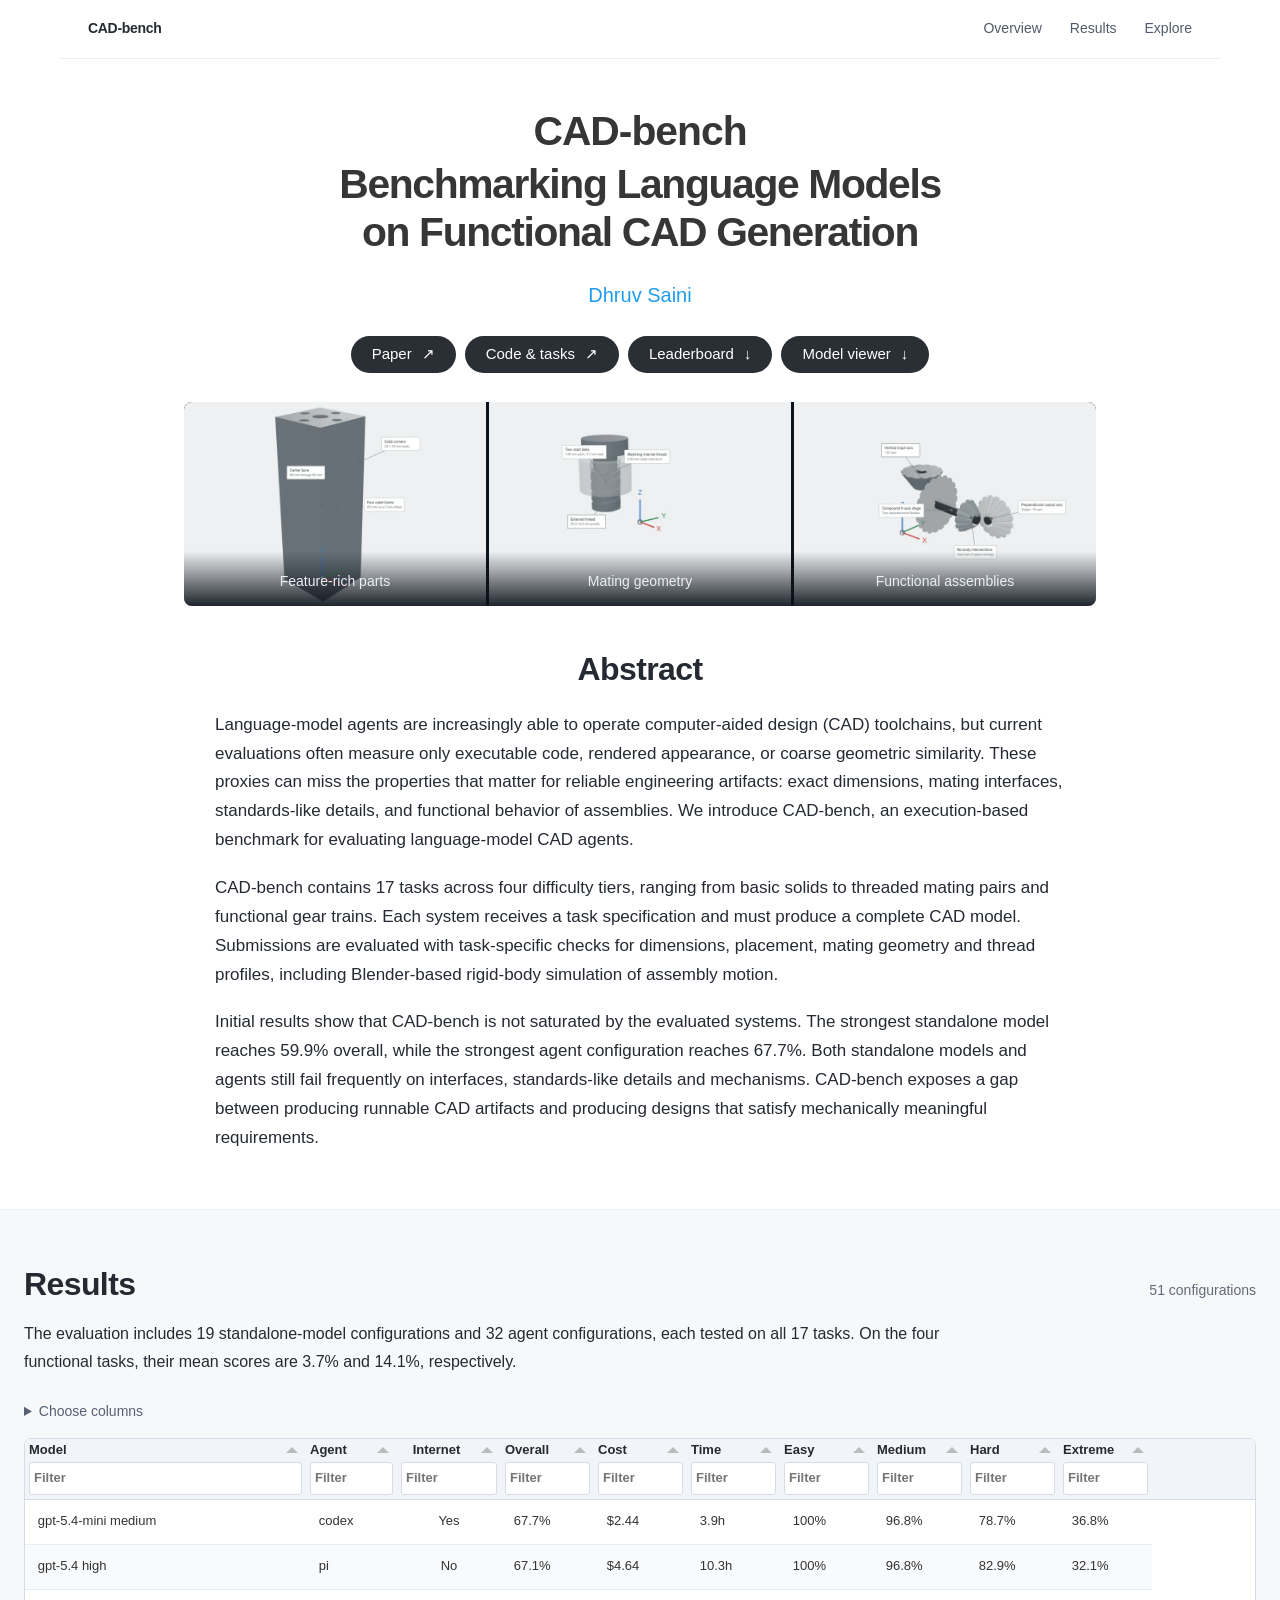
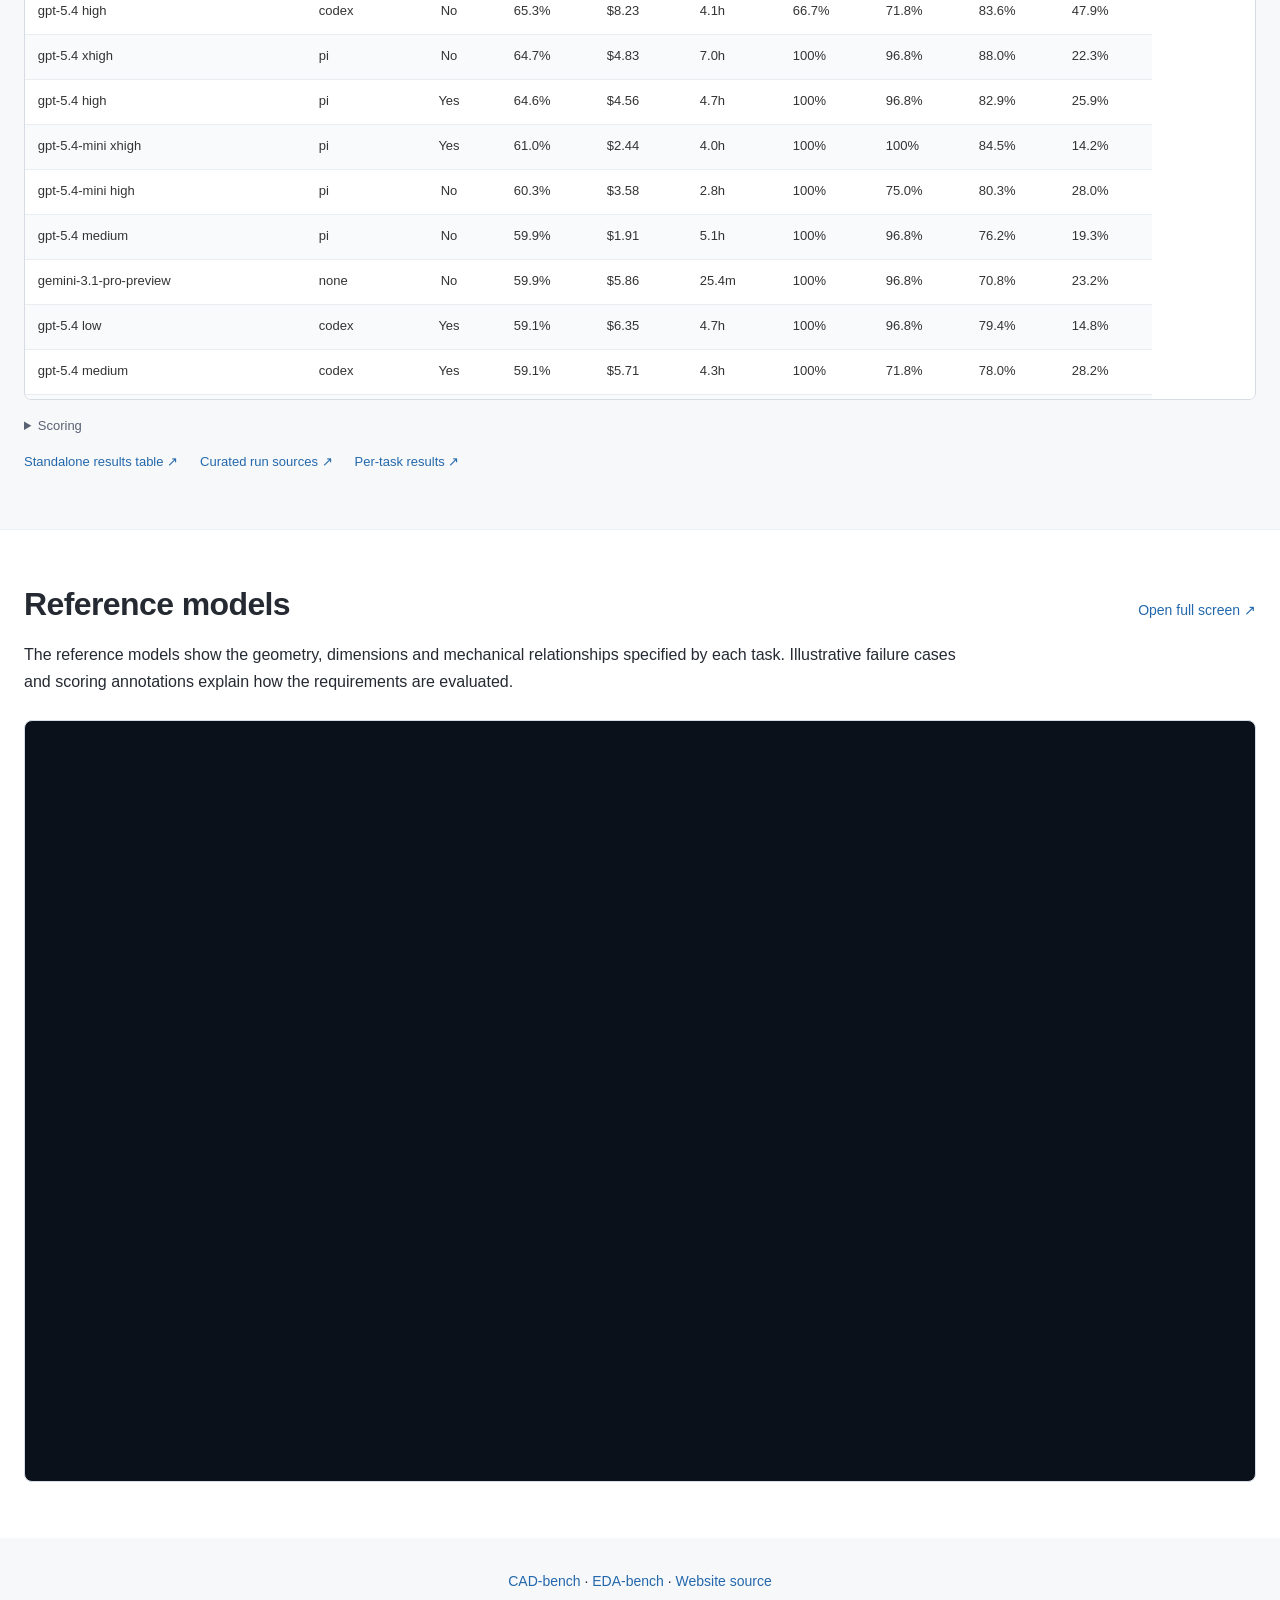
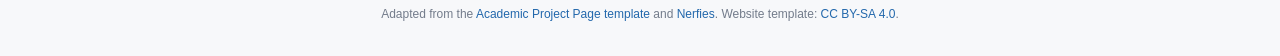
<file: index.html>
<!DOCTYPE html>
<html lang="en">
<head>
<meta charset="utf-8">
<meta name="viewport" content="width=device-width, initial-scale=1">
<title>CAD-bench: Benchmarking Language Models on Functional CAD Generation</title>
<meta name="description" content="CAD-bench is an execution-based benchmark for language-model CAD agents, with 17 tasks covering mechanical parts, threaded mating pairs and functional gear assemblies.">
<meta property="og:title" content="CAD-bench: Functional CAD Generation">
<meta property="og:description" content="CAD-bench is an execution-based benchmark for language-model CAD agents, with 17 tasks covering mechanical parts, threaded mating pairs and functional gear assemblies.">
<meta property="og:image" content="https://cad-bench.github.io/assets/gearbox.webp">
<meta property="og:url" content="https://cad-bench.github.io/">
<meta name="color-scheme" content="light">
<link rel="canonical" href="https://cad-bench.github.io/">
<link rel="icon" href="assets/favicon.svg" type="image/svg+xml">
<link rel="stylesheet" href="assets/bulma.min.css">
<link rel="stylesheet" href="assets/template.css">
<link rel="stylesheet" href="assets/tabulator.min.css">
<link rel="stylesheet" href="assets/leaderboard.css">
<link rel="stylesheet" href="assets/site.css">
<script src="assets/tabulator.min.js" defer></script>
<script src="assets/site.js" defer></script>
</head>
<body>
<a class="skip-link" href="#overview">Skip to content</a>
<nav class="site-nav" aria-label="Page navigation"><a class="wordmark" href="#">CAD-bench</a><div><a href="#overview">Overview</a><a href="#results">Results</a><a href="#visualizations">Explore</a></div></nav>
<main>
<section class="hero"><div class="hero-body"><div class="container is-max-desktop has-text-centered">
<h1 class="title is-1 publication-title"><span class="project-name">CAD-bench</span><br>Benchmarking Language Models<br class="desktop-break"> on Functional CAD Generation</h1>
<div class="is-size-5 publication-authors"><a href="https://github.com/dhruv9saini">Dhruv Saini</a></div>

<div class="publication-links">
<a class="button is-dark is-rounded" href="https://github.com/CAD-bench/cad-bench/blob/main/paper/main.pdf">Paper <span aria-hidden="true">↗</span></a>
<a class="button is-dark is-rounded" href="https://github.com/CAD-bench/cad-bench">Code &amp; tasks <span aria-hidden="true">↗</span></a>
<a class="button is-dark is-rounded" href="#results">Leaderboard <span aria-hidden="true">↓</span></a>
<a class="button is-dark is-rounded" href="#visualizations">Model viewer <span aria-hidden="true">↓</span></a>
</div>
</div></div></section>
<section class="teaser container is-max-desktop" aria-label="Examples from the benchmark">
<div class="model-strip">
<a href="#visualizations"><figure><img src="assets/extrusion.webp" alt="Reference model of an aluminum extrusion with a labelled central bore" width="702" height="496"><figcaption>Feature-rich parts</figcaption></figure></a>
<a href="#visualizations"><figure><img src="assets/threaded-pair.webp" alt="Reference models of a nonstandard threaded bolt and matching nut" width="702" height="496"><figcaption>Mating geometry</figcaption></figure></a>
<a href="#visualizations"><figure><img src="assets/gearbox.webp" alt="Reference model of a right-angle gear assembly" width="702" height="496"><figcaption>Functional assemblies</figcaption></figure></a>
</div>
</section>
<section id="overview" class="section overview"><div class="container is-max-desktop"><h2 class="title is-3 has-text-centered">Abstract</h2><div class="content prose"><p>Language-model agents are increasingly able to operate computer-aided design (CAD) toolchains, but current evaluations often measure only executable code, rendered appearance, or coarse geometric similarity. These proxies can miss the properties that matter for reliable engineering artifacts: exact dimensions, mating interfaces, standards-like details, and functional behavior of assemblies. We introduce CAD-bench, an execution-based benchmark for evaluating language-model CAD agents.</p><p>CAD-bench contains 17 tasks across four difficulty tiers, ranging from basic solids to threaded mating pairs and functional gear trains. Each system receives a task specification and must produce a complete CAD model. Submissions are evaluated with task-specific checks for dimensions, placement, mating geometry and thread profiles, including Blender-based rigid-body simulation of assembly motion.</p><p>Initial results show that CAD-bench is not saturated by the evaluated systems. The strongest standalone model reaches 59.9% overall, while the strongest agent configuration reaches 67.7%. Both standalone models and agents still fail frequently on interfaces, standards-like details and mechanisms. CAD-bench exposes a gap between producing runnable CAD artifacts and producing designs that satisfy mechanically meaningful requirements.</p></div></div></section>
<section id="results" class="section results-section"><div class="container results-container"><div class="section-heading"><h2 class="title is-3">Results</h2><span id="run-count" class="run-count"></span></div><p class="section-intro">The evaluation includes 19 standalone-model configurations and 32 agent configurations, each tested on all 17 tasks. On the four functional tasks, their mean scores are 3.7% and 14.1%, respectively.</p>
<div class="leaderboard"><details class="column-options"><summary>Choose columns</summary><div class="controls" id="controls">
      <div class="toggle-list">
        <label class="toggle"><input type="checkbox" data-column-toggle="company">Company</label>
        <label class="toggle"><input type="checkbox" data-column-toggle="model">Model</label>
        <label class="toggle"><input type="checkbox" data-column-toggle="agent">Agent</label>
        <label class="toggle"><input type="checkbox" data-column-toggle="web_access">Internet</label>
        <label class="toggle"><input type="checkbox" data-column-toggle="overall">Overall</label>
        <label class="toggle"><input type="checkbox" data-column-toggle="estimated_cost_usd">Cost</label>
        <label class="toggle"><input type="checkbox" data-column-toggle="elapsed_s">Time</label>
        <label class="toggle"><input type="checkbox" data-column-toggle="total_tokens">Tokens</label>
        <label class="toggle"><input type="checkbox" data-column-toggle="easy">Easy</label>
        <label class="toggle"><input type="checkbox" data-column-toggle="medium">Medium</label>
        <label class="toggle"><input type="checkbox" data-column-toggle="hard">Hard</label>
        <label class="toggle"><input type="checkbox" data-column-toggle="insane">Extreme</label>
      </div>
    </div></details><div class="table-shell"><div id="harness-table" aria-label="CAD-bench model and agent leaderboard"></div></div></div>
<div id="results-error" class="load-error" hidden>Results could not be loaded. <a href="results/">Open the results table.</a></div>
<details class="scoring-details"><summary>Scoring</summary><p>The overall score is the weighted average of the average scores for the Easy, Medium, Hard and Extreme levels, with respective weights 1, 2, 3 and 4. The Extreme level consists of the four functional tasks. Scores measure average credit, not the percentage of fully correct designs.</p></details>
<div class="section-links"><a href="results/">Standalone results table ↗</a><a href="https://github.com/CAD-bench/cad-bench.github.io/blob/main/approved_runs.json">Curated run sources ↗</a><a href="https://github.com/CAD-bench/cad-bench/blob/main/metadata/cad-bench-task-aggregates.json">Per-task results ↗</a></div>
</div></section>
<section id="visualizations" class="section viewer-section"><div class="container viewer-container"><div class="section-heading"><h2 class="title is-3">Reference models</h2><a href="https://cad-bench.pages.dev/" target="_blank" rel="noopener">Open full screen ↗</a></div><p class="section-intro">The reference models show the geometry, dimensions and mechanical relationships specified by each task. Illustrative failure cases and scoring annotations explain how the requirements are evaluated.</p>
<div class="viewer-frame"><iframe id="model-viewer" src="https://cad-bench.pages.dev/" title="Interactive CAD-bench reference models and common built failures" loading="lazy" allow="fullscreen" allowfullscreen></iframe></div>
</div></section>
</main>
<footer class="footer"><div class="container is-max-desktop"><p><a href="https://github.com/CAD-bench/cad-bench">CAD-bench</a> · <a href="https://eda-bench.github.io/">EDA-bench</a> · <a href="https://github.com/CAD-bench/cad-bench.github.io">Website source</a></p><p class="template-credit">Adapted from the <a href="https://github.com/eliahuhorwitz/Academic-project-page-template">Academic Project Page template</a> and <a href="https://nerfies.github.io/">Nerfies</a>. Website template: <a href="https://creativecommons.org/licenses/by-sa/4.0/">CC BY-SA 4.0</a>.</p></div></footer>
<script type="module">try { await import('./assets/leaderboard.js'); } catch (error) { document.getElementById('results-error').hidden = false; console.error(error); }</script>
</body>
</html>
</file>
<file: assets/template.css>
body {
  font-family: 'Noto Sans', sans-serif;
}


.footer .icon-link {
    font-size: 25px;
    color: #000;
}

.link-block a {
    margin-top: 5px;
    margin-bottom: 5px;
}

.dnerf {
  font-variant: small-caps;
}


.teaser .hero-body {
  padding-top: 0;
  padding-bottom: 3rem;
}

.teaser {
  font-family: 'Google Sans', sans-serif;
}


.publication-title {
}

.publication-banner {
  max-height: parent;

}

.publication-banner video {
  position: relative;
  left: auto;
  top: auto;
  transform: none;
  object-fit: fit;
}

.publication-header .hero-body {
}

.publication-title {
    font-family: 'Google Sans', sans-serif;
}

.publication-authors {
    font-family: 'Google Sans', sans-serif;
}

.publication-venue {
    color: #555;
    width: fit-content;
    font-weight: bold;
}

.publication-awards {
    color: #ff3860;
    width: fit-content;
    font-weight: bolder;
}

.publication-authors {
}

.publication-authors a {
   color: hsl(204, 86%, 53%) !important;
}

.publication-authors a:hover {
    text-decoration: underline;
}

.author-block {
  display: inline-block;
}

.publication-banner img {
}

.publication-authors {
  /*color: #4286f4;*/
}

.publication-video {
    position: relative;
    width: 100%;
    height: 0;
    padding-bottom: 56.25%;

    overflow: hidden;
    border-radius: 10px !important;
}

.publication-video iframe {
    position: absolute;
    top: 0;
    left: 0;
    width: 100%;
    height: 100%;
}

.publication-body img {
}

.results-carousel {
  overflow: hidden;
}

.results-carousel .item {
  margin: 5px;
  overflow: hidden;
  padding: 20px;
  font-size: 0;
}

.results-carousel video {
  margin: 0;
}

.slider-pagination .slider-page {
  background: #000000;
}

.eql-cntrb { 
  font-size: smaller;
}
</file>
<file: assets/leaderboard.css>
:root { --table-scale: 1; }
    * { box-sizing: border-box; }

    .leaderboard {
      width: 100%;
      padding: 0;
    }
    .controls {
      display: flex;
      flex-wrap: wrap;
      gap: 12px 20px;
      align-items: center;
      margin-bottom: 16px;
    }
    .controls-title {
      font-size: 0.95rem;
      font-weight: 600;
      white-space: nowrap;
    }
    .tabulator .tabulator-header .tabulator-col .tabulator-col-content,
    .tabulator .tabulator-header .tabulator-col .tabulator-col-content .tabulator-col-title {
      overflow: visible !important;
      text-overflow: clip !important;
    }
    .tabulator .tabulator-header .tabulator-col .tabulator-col-content .tabulator-col-title {
      width: 100%;
      white-space: nowrap !important;
      line-height: 1.1;
    }
    .toggle-list {
      display: flex;
      flex-wrap: wrap;
      gap: 10px 18px;
      align-items: center;
    }
    .toggle {
      display: inline-flex;
      align-items: center;
      gap: 0.45rem;
      white-space: nowrap;
      cursor: pointer;
    }
    .toggle input {
      inline-size: 1rem;
      block-size: 1rem;
      margin: 0;
    }
    .table-shell {
      width: 100%;
      overflow-x: auto;
      overscroll-behavior-x: contain;
      -webkit-overflow-scrolling: touch;
      padding-right: 0;
    }
    #harness-table {
      width: max-content;
      min-width: 0;
    }
    .status {
      margin-bottom: 12px;
      font-size: 0.95rem;
      color: #596273;
    }
    .tabulator {
      width: max-content;
      font-family: inherit;
      font-size: calc(0.95rem * var(--table-scale));
      border: 1px solid #d7dce4;
      background: #ffffff;
      color: inherit;
    }
    .tabulator .tabulator-header {
      background: #f1f4f8;
      border-bottom: 1px solid #d7dce4;
      color: inherit;
    }
    .tabulator .tabulator-header .tabulator-col {
      font-size: calc(0.95rem * var(--table-scale));
      font-weight: 600;
      background: #f1f4f8;
      border-right: 0 !important;
      transition: background-color 120ms ease;
    }
    .tabulator .tabulator-header .tabulator-col:hover {
      background: #e7edf5;
    }
    .tabulator .tabulator-header .tabulator-col .tabulator-header-filter {
      margin-top: calc(0.35rem * var(--table-scale));
    }
    .tabulator .tabulator-header .tabulator-col .tabulator-header-filter input,
    .tabulator .tabulator-header .tabulator-col .tabulator-header-filter select {
      width: 100%;
      padding: calc(0.24rem * var(--table-scale)) calc(0.5rem * var(--table-scale));
      border: 1px solid #d7dce4;
      border-radius: 0;
      background: #ffffff;
      color: inherit;
      font: inherit;
    }
    .tabulator .tabulator-row .tabulator-cell {
      padding: calc(0.7rem * var(--table-scale)) calc(0.8rem * var(--table-scale));
      border-right: 0 !important;
      white-space: nowrap !important;
      overflow: visible !important;
      text-overflow: clip !important;
    }
    .tabulator .tabulator-row {
      background: #ffffff;
      border-bottom: 1px solid #e9edf2;
    }
    .tabulator .tabulator-row:nth-child(even) {
      background: #f9fafc;
    }
    .tabulator .tabulator-row:hover {
      background: #eaf2fc;
    }
    @media (max-width: 640px) {
      :root {
        font-size: 16px;
      }
      .leaderboard {
        padding: 8px 8px 16px;
      }
      .controls {
        gap: 8px 12px;
        margin-bottom: 10px;
      }
      .toggle-list {
        gap: 8px 12px;
      }
      .toggle {
        gap: 0.35rem;
        font-size: 0.85rem;
      }
      .toggle input {
        inline-size: 0.9rem;
        block-size: 0.9rem;
      }
      .tabulator {
        width: 100%;
        font-size: calc(0.82rem * var(--table-scale));
      }
      .tabulator .tabulator-header .tabulator-col {
        font-size: calc(0.8rem * var(--table-scale));
      }
      .tabulator .tabulator-header .tabulator-col .tabulator-col-content {
        padding: 4px 1px 4px 3px;
      }
      .tabulator .tabulator-header .tabulator-col .tabulator-header-filter input,
      .tabulator .tabulator-header .tabulator-col .tabulator-header-filter select {
        padding: calc(0.16rem * var(--table-scale)) calc(0.18rem * var(--table-scale));
      }
      .tabulator .tabulator-tableholder {
        overflow-x: auto !important;
        overscroll-behavior-x: contain;
        touch-action: pan-x pan-y;
      }
      .tabulator .tabulator-header .tabulator-col .tabulator-col-content .tabulator-col-sorter,
      .tabulator .tabulator-header .tabulator-col .tabulator-col-content .tabulator-col-sorter .tabulator-arrow {
        display: none !important;
      }
      .tabulator .tabulator-row .tabulator-cell {
        padding: calc(0.4rem * var(--table-scale)) calc(0.22rem * var(--table-scale));
      }
    }
</file>
<file: assets/site.css>
:root{--ink:#252a32;--muted:#626b79;--accent:#2368ac;scroll-behavior:smooth;scroll-padding-top:76px}
body{font-family:"Google Sans","Noto Sans",Arial,sans-serif;color:var(--ink);background:#fff;line-height:1.7}
a{color:var(--accent)}a:hover{color:#174d80;text-decoration:underline}a:focus-visible,button:focus-visible,input:focus-visible,summary:focus-visible{outline:3px solid #438dd1;outline-offset:4px}
.skip-link{position:absolute;left:16px;top:-60px;background:white;z-index:5;padding:10px}.skip-link:focus{top:6px}
.site-nav{max-width:1160px;margin:auto;display:flex;justify-content:space-between;align-items:center;padding:17px 28px;border-bottom:1px solid #edf0f4;font-size:14px}.site-nav .wordmark{font-weight:700;color:var(--ink);letter-spacing:-.3px}.site-nav div{display:flex;gap:28px}.site-nav div a{color:#515b6a}
.hero-body{padding:3rem 1.5rem 1.8rem}.publication-title{font-size:2.55rem!important;line-height:1.18!important;font-weight:600!important;letter-spacing:-1.35px;margin-bottom:1.35rem!important}.project-name{display:inline-block;margin-bottom:.3rem;font-weight:750;letter-spacing:-1px}.publication-authors{margin-bottom:24px}.affiliation{font-size:16px;color:var(--muted);margin:4px 0 20px}.publication-links{display:flex;justify-content:center;flex-wrap:wrap;gap:9px}.publication-links .button{height:2.5em;padding:0 20px;font-size:15px;gap:10px;background:#2a2e35}.publication-links .button:hover{background:#404852;color:white;text-decoration:none}
.teaser{padding:0 24px}.model-strip{display:grid;grid-template-columns:repeat(3,1fr);gap:3px;background:#0d131b;border-radius:8px;overflow:hidden}.model-strip a{color:#e9eff5;text-decoration:none}.model-strip figure{margin:0;position:relative}.model-strip img{display:block;width:100%;height:auto;aspect-ratio:1.48;object-fit:cover}.model-strip figcaption{position:absolute;bottom:0;width:100%;padding:19px 12px 12px;text-align:center;font-size:14px;background:linear-gradient(transparent,rgba(9,15,23,.9))}
.section{padding:3.5rem 1.5rem}.section .title{color:var(--ink);letter-spacing:-.6px}.overview{padding-top:2.8rem}.prose{max-width:850px;margin:auto;font-size:17px;text-align:left}.prose p+p{margin-top:1.1em}.results-section{background:#f7f8fa;border-block:1px solid #eceff3}.results-container{max-width:1240px!important}.section-heading{display:flex;align-items:baseline;justify-content:space-between;gap:20px;margin-bottom:18px}.section-heading .title{margin:0!important}.section-heading>a{font-size:14px;white-space:nowrap}.run-count{font-size:14px;color:var(--muted)}.section-intro{max-width:940px;font-size:16px;line-height:1.7;margin-bottom:25px}.column-options{margin-bottom:14px;font-size:14px}.column-options summary{cursor:pointer;color:#576172;list-style-position:inside;width:fit-content}.column-options .controls{margin:12px 0 20px}.toggle{font-size:14px}.table-shell{background:white;border-radius:7px;overflow:hidden;border:1px solid #d7dce4}#harness-table{border:none;width:100%;min-width:100%;font-family:inherit}.tabulator{font-family:inherit}.tabulator .tabulator-row{min-height:39px}.tabulator .tabulator-header .tabulator-col .tabulator-header-filter input{border-radius:3px;font-size:13px}.tabulator .tabulator-header .tabulator-col .tabulator-col-title{font-size:13px}.tabulator .tabulator-row .tabulator-cell{font-size:13px}.section-links{display:flex;gap:22px;flex-wrap:wrap;font-size:13px;margin-top:14px}.load-error{padding:16px;color:#a02b25;background:#fff1ef}
.viewer-container{max-width:1320px!important}.viewer-frame{border-radius:8px;overflow:hidden;background:#0b111a;border:1px solid #d6dce5}.viewer-frame iframe{width:100%;height:760px;border:0;display:block}.scope{padding-top:0;padding-bottom:3rem}.scope p{font-size:15px;color:#596273}.scope .title{margin-bottom:12px}.footer{padding:2rem 1.5rem;background:#f7f8fa;font-size:14px;text-align:center}.footer .template-credit{max-width:700px;margin:10px auto 0;font-size:12px;color:#737c8b}
@media(max-width:768px){.hero-body{padding-top:2.3rem}.publication-title{font-size:2rem!important;letter-spacing:-.8px}.desktop-break{display:none}.section{padding:2.5rem 18px}.teaser{padding:0 18px}.section-heading{align-items:flex-start}.section-heading .title{font-size:1.7rem}.prose{font-size:16px}.model-strip figcaption{font-size:11px;padding-inline:3px}.viewer-frame iframe{height:780px}.scope{padding-top:0}.site-nav{padding:14px 18px}.site-nav div{gap:18px}.section-heading>a{font-size:12px}.publication-links .button{font-size:13px;padding:0 16px}.results-section .section-intro{font-size:15px}.table-shell{overflow-x:auto}.tabulator .tabulator-row .tabulator-cell{font-size:12px}.run-count{white-space:nowrap;font-size:12px}}
@media(prefers-reduced-motion:reduce){:root{scroll-behavior:auto}}

@media(max-width:640px){.tabulator .tabulator-row .tabulator-cell{overflow:hidden!important;text-overflow:ellipsis!important}.leaderboard{padding:0}.table-shell{border-radius:6px}}

.scoring-details{font-size:13px;color:#596273;margin-top:15px}.scoring-details summary{cursor:pointer;width:fit-content}.scoring-details p{max-width:940px;margin-top:10px;line-height:1.65}.score-formula{margin-top:12px;overflow-wrap:anywhere}.weight-list{display:flex;gap:12px 24px;flex-wrap:wrap;margin-top:12px}.weight-list div{display:flex;gap:8px}.weight-list dt{font-weight:600}.weight-list dd{font-variant-numeric:tabular-nums}
</file>
<file: assets/tabulator.min.css>
.tabulator{background-color:#888;border:1px solid #999;font-size:14px;overflow:hidden;position:relative;text-align:left;-webkit-transform:translateZ(0);-moz-transform:translateZ(0);-ms-transform:translateZ(0);-o-transform:translateZ(0);transform:translateZ(0)}.tabulator[tabulator-layout=fitDataFill] .tabulator-tableholder .tabulator-table{min-width:100%}.tabulator[tabulator-layout=fitDataTable]{display:inline-block}.tabulator.tabulator-block-select,.tabulator.tabulator-ranges .tabulator-cell:not(.tabulator-editing){user-select:none}.tabulator .tabulator-header{background-color:#e6e6e6;border-bottom:1px solid #999;box-sizing:border-box;color:#555;font-weight:700;outline:none;overflow:hidden;position:relative;-moz-user-select:none;-khtml-user-select:none;-webkit-user-select:none;-o-user-select:none;white-space:nowrap;width:100%}.tabulator .tabulator-header.tabulator-header-hidden{display:none}.tabulator .tabulator-header .tabulator-header-contents{overflow:hidden;position:relative}.tabulator .tabulator-header .tabulator-header-contents .tabulator-headers{display:inline-block}.tabulator .tabulator-header .tabulator-col{background:#e6e6e6;border-right:1px solid #aaa;box-sizing:border-box;display:inline-flex;flex-direction:column;justify-content:flex-start;overflow:hidden;position:relative;text-align:left;vertical-align:bottom}.tabulator .tabulator-header .tabulator-col.tabulator-moving{background:#cdcdcd;border:1px solid #999;pointer-events:none;position:absolute}.tabulator .tabulator-header .tabulator-col.tabulator-range-highlight{background-color:#d6d6d6;color:#000}.tabulator .tabulator-header .tabulator-col.tabulator-range-selected{background-color:#3876ca;color:#fff}.tabulator .tabulator-header .tabulator-col .tabulator-col-content{box-sizing:border-box;padding:4px;position:relative}.tabulator .tabulator-header .tabulator-col .tabulator-col-content .tabulator-header-popup-button{padding:0 8px}.tabulator .tabulator-header .tabulator-col .tabulator-col-content .tabulator-header-popup-button:hover{cursor:pointer;opacity:.6}.tabulator .tabulator-header .tabulator-col .tabulator-col-content .tabulator-col-title-holder{position:relative}.tabulator .tabulator-header .tabulator-col .tabulator-col-content .tabulator-col-title{box-sizing:border-box;overflow:hidden;text-overflow:ellipsis;vertical-align:bottom;white-space:nowrap;width:100%}.tabulator .tabulator-header .tabulator-col .tabulator-col-content .tabulator-col-title.tabulator-col-title-wrap{text-overflow:clip;white-space:normal}.tabulator .tabulator-header .tabulator-col .tabulator-col-content .tabulator-col-title .tabulator-title-editor{background:#fff;border:1px solid #999;box-sizing:border-box;padding:1px;width:100%}.tabulator .tabulator-header .tabulator-col .tabulator-col-content .tabulator-col-title .tabulator-header-popup-button+.tabulator-title-editor{width:calc(100% - 22px)}.tabulator .tabulator-header .tabulator-col .tabulator-col-content .tabulator-col-sorter{align-items:center;bottom:0;display:flex;position:absolute;right:4px;top:0}.tabulator .tabulator-header .tabulator-col .tabulator-col-content .tabulator-col-sorter .tabulator-arrow{border-bottom:6px solid #bbb;border-left:6px solid transparent;border-right:6px solid transparent;height:0;width:0}.tabulator .tabulator-header .tabulator-col.tabulator-col-group .tabulator-col-group-cols{border-top:1px solid #aaa;display:flex;margin-right:-1px;overflow:hidden;position:relative}.tabulator .tabulator-header .tabulator-col .tabulator-header-filter{box-sizing:border-box;margin-top:2px;position:relative;text-align:center;width:100%}.tabulator .tabulator-header .tabulator-col .tabulator-header-filter textarea{height:auto!important}.tabulator .tabulator-header .tabulator-col .tabulator-header-filter svg{margin-top:3px}.tabulator .tabulator-header .tabulator-col .tabulator-header-filter input::-ms-clear{height:0;width:0}.tabulator .tabulator-header .tabulator-col.tabulator-sortable .tabulator-col-title{padding-right:25px}@media (hover:hover) and (pointer:fine){.tabulator .tabulator-header .tabulator-col.tabulator-sortable.tabulator-col-sorter-element:hover{background-color:#cdcdcd;cursor:pointer}}.tabulator .tabulator-header .tabulator-col.tabulator-sortable[aria-sort=none] .tabulator-col-content .tabulator-col-sorter{color:#bbb}@media (hover:hover) and (pointer:fine){.tabulator .tabulator-header .tabulator-col.tabulator-sortable[aria-sort=none] .tabulator-col-content .tabulator-col-sorter.tabulator-col-sorter-element .tabulator-arrow:hover{border-bottom:6px solid #555;cursor:pointer}}.tabulator .tabulator-header .tabulator-col.tabulator-sortable[aria-sort=none] .tabulator-col-content .tabulator-col-sorter .tabulator-arrow{border-bottom:6px solid #bbb;border-top:none}.tabulator .tabulator-header .tabulator-col.tabulator-sortable[aria-sort=ascending] .tabulator-col-content .tabulator-col-sorter{color:#666}@media (hover:hover) and (pointer:fine){.tabulator .tabulator-header .tabulator-col.tabulator-sortable[aria-sort=ascending] .tabulator-col-content .tabulator-col-sorter.tabulator-col-sorter-element .tabulator-arrow:hover{border-bottom:6px solid #555;cursor:pointer}}.tabulator .tabulator-header .tabulator-col.tabulator-sortable[aria-sort=ascending] .tabulator-col-content .tabulator-col-sorter .tabulator-arrow{border-bottom:6px solid #666;border-top:none}.tabulator .tabulator-header .tabulator-col.tabulator-sortable[aria-sort=descending] .tabulator-col-content .tabulator-col-sorter{color:#666}@media (hover:hover) and (pointer:fine){.tabulator .tabulator-header .tabulator-col.tabulator-sortable[aria-sort=descending] .tabulator-col-content .tabulator-col-sorter.tabulator-col-sorter-element .tabulator-arrow:hover{border-top:6px solid #555;cursor:pointer}}.tabulator .tabulator-header .tabulator-col.tabulator-sortable[aria-sort=descending] .tabulator-col-content .tabulator-col-sorter .tabulator-arrow{border-bottom:none;border-top:6px solid #666;color:#666}.tabulator .tabulator-header .tabulator-col.tabulator-col-vertical .tabulator-col-content .tabulator-col-title{align-items:center;display:flex;justify-content:center;text-orientation:mixed;writing-mode:vertical-rl}.tabulator .tabulator-header .tabulator-col.tabulator-col-vertical.tabulator-col-vertical-flip .tabulator-col-title{transform:rotate(180deg)}.tabulator .tabulator-header .tabulator-col.tabulator-col-vertical.tabulator-sortable .tabulator-col-title{padding-right:0;padding-top:20px}.tabulator .tabulator-header .tabulator-col.tabulator-col-vertical.tabulator-sortable.tabulator-col-vertical-flip .tabulator-col-title{padding-bottom:20px;padding-right:0}.tabulator .tabulator-header .tabulator-col.tabulator-col-vertical.tabulator-sortable .tabulator-col-sorter{bottom:auto;justify-content:center;left:0;right:0;top:4px}.tabulator .tabulator-header .tabulator-frozen{left:0;position:sticky;z-index:11}.tabulator .tabulator-header .tabulator-frozen.tabulator-frozen-left{border-right:2px solid #aaa}.tabulator .tabulator-header .tabulator-frozen.tabulator-frozen-right{border-left:2px solid #aaa}.tabulator .tabulator-header .tabulator-calcs-holder{background:#f3f3f3!important;border-bottom:1px solid #aaa;border-top:1px solid #aaa;box-sizing:border-box;display:inline-block}.tabulator .tabulator-header .tabulator-calcs-holder .tabulator-row{background:#f3f3f3!important}.tabulator .tabulator-header .tabulator-calcs-holder .tabulator-row .tabulator-col-resize-handle{display:none}.tabulator .tabulator-header .tabulator-frozen-rows-holder{display:inline-block}.tabulator .tabulator-header .tabulator-frozen-rows-holder:empty{display:none}.tabulator .tabulator-tableholder{-webkit-overflow-scrolling:touch;overflow:auto;position:relative;white-space:nowrap;width:100%}.tabulator .tabulator-tableholder:focus{outline:none}.tabulator .tabulator-tableholder .tabulator-placeholder{align-items:center;box-sizing:border-box;display:flex;justify-content:center;min-width:100%;width:100%}.tabulator .tabulator-tableholder .tabulator-placeholder[tabulator-render-mode=virtual]{min-height:100%}.tabulator .tabulator-tableholder .tabulator-placeholder .tabulator-placeholder-contents{color:#ccc;display:inline-block;font-size:20px;font-weight:700;padding:10px;text-align:center;white-space:normal}.tabulator .tabulator-tableholder .tabulator-table{background-color:#fff;color:#333;display:inline-block;overflow:visible;position:relative;white-space:nowrap}.tabulator .tabulator-tableholder .tabulator-table .tabulator-row.tabulator-calcs{background:#e2e2e2!important;font-weight:700}.tabulator .tabulator-tableholder .tabulator-table .tabulator-row.tabulator-calcs.tabulator-calcs-top{border-bottom:2px solid #aaa}.tabulator .tabulator-tableholder .tabulator-table .tabulator-row.tabulator-calcs.tabulator-calcs-bottom{border-top:2px solid #aaa}.tabulator .tabulator-tableholder .tabulator-range-overlay{inset:0;pointer-events:none;position:absolute;z-index:10}.tabulator .tabulator-tableholder .tabulator-range-overlay .tabulator-range{border:1px solid #2975dd;box-sizing:border-box;position:absolute}.tabulator .tabulator-tableholder .tabulator-range-overlay .tabulator-range.tabulator-range-active:after{background-color:#2975dd;border-radius:999px;bottom:-3px;content:"";height:6px;position:absolute;right:-3px;width:6px}.tabulator .tabulator-tableholder .tabulator-range-overlay .tabulator-range-cell-active{border:2px solid #2975dd;box-sizing:border-box;position:absolute}.tabulator .tabulator-footer{background-color:#e6e6e6;border-top:1px solid #999;color:#555;font-weight:700;user-select:none;-moz-user-select:none;-khtml-user-select:none;-webkit-user-select:none;-o-user-select:none;white-space:nowrap}.tabulator .tabulator-footer .tabulator-footer-contents{align-items:center;display:flex;flex-direction:row;justify-content:space-between;padding:5px 10px}.tabulator .tabulator-footer .tabulator-footer-contents:empty{display:none}.tabulator .tabulator-footer .tabulator-spreadsheet-tabs{margin-top:-5px;overflow-x:auto}.tabulator .tabulator-footer .tabulator-spreadsheet-tabs .tabulator-spreadsheet-tab{border:1px solid #999;border-bottom-left-radius:5px;border-bottom-right-radius:5px;border-top:none;display:inline-block;font-size:.9em;padding:5px}.tabulator .tabulator-footer .tabulator-spreadsheet-tabs .tabulator-spreadsheet-tab:hover{cursor:pointer;opacity:.7}.tabulator .tabulator-footer .tabulator-spreadsheet-tabs .tabulator-spreadsheet-tab.tabulator-spreadsheet-tab-active{background:#fff}.tabulator .tabulator-footer .tabulator-calcs-holder{background:#f3f3f3!important;border-bottom:1px solid #aaa;border-top:1px solid #aaa;box-sizing:border-box;overflow:hidden;text-align:left;width:100%}.tabulator .tabulator-footer .tabulator-calcs-holder .tabulator-row{background:#f3f3f3!important;display:inline-block}.tabulator .tabulator-footer .tabulator-calcs-holder .tabulator-row .tabulator-col-resize-handle{display:none}.tabulator .tabulator-footer .tabulator-calcs-holder:only-child{border-bottom:none;margin-bottom:-5px}.tabulator .tabulator-footer>*+.tabulator-page-counter{margin-left:10px}.tabulator .tabulator-footer .tabulator-page-counter{font-weight:400}.tabulator .tabulator-footer .tabulator-paginator{color:#555;flex:1;font-family:inherit;font-size:inherit;font-weight:inherit;text-align:right}.tabulator .tabulator-footer .tabulator-page-size{border:1px solid #aaa;border-radius:3px;display:inline-block;margin:0 5px;padding:2px 5px}.tabulator .tabulator-footer .tabulator-pages{margin:0 7px}.tabulator .tabulator-footer .tabulator-page{background:hsla(0,0%,100%,.2);border:1px solid #aaa;border-radius:3px;display:inline-block;margin:0 2px;padding:2px 5px}.tabulator .tabulator-footer .tabulator-page.active{color:#d00}.tabulator .tabulator-footer .tabulator-page:disabled{opacity:.5}@media (hover:hover) and (pointer:fine){.tabulator .tabulator-footer .tabulator-page:not(disabled):hover{background:rgba(0,0,0,.2);color:#fff;cursor:pointer}}.tabulator .tabulator-col-resize-handle{display:inline-block;margin-left:-3px;margin-right:-3px;position:relative;vertical-align:middle;width:6px;z-index:11}@media (hover:hover) and (pointer:fine){.tabulator .tabulator-col-resize-handle:hover{cursor:ew-resize}}.tabulator .tabulator-col-resize-handle:last-of-type{margin-right:0;width:3px}.tabulator .tabulator-col-resize-guide{background-color:#999;height:100%;margin-left:-.5px;opacity:.5;position:absolute;top:0;width:4px}.tabulator .tabulator-row-resize-guide{background-color:#999;height:4px;left:0;margin-top:-.5px;opacity:.5;position:absolute;width:100%}.tabulator .tabulator-alert{align-items:center;background:rgba(0,0,0,.4);display:flex;height:100%;left:0;position:absolute;text-align:center;top:0;width:100%;z-index:100}.tabulator .tabulator-alert .tabulator-alert-msg{background:#fff;border-radius:10px;display:inline-block;font-size:16px;font-weight:700;margin:0 auto;padding:10px 20px}.tabulator .tabulator-alert .tabulator-alert-msg.tabulator-alert-state-msg{border:4px solid #333;color:#000}.tabulator .tabulator-alert .tabulator-alert-msg.tabulator-alert-state-error{border:4px solid #d00;color:#590000}.tabulator-row{background-color:#fff;box-sizing:border-box;min-height:22px;position:relative}.tabulator-row.tabulator-row-even{background-color:#efefef}@media (hover:hover) and (pointer:fine){.tabulator-row.tabulator-selectable:hover{background-color:#bbb;cursor:pointer}}.tabulator-row.tabulator-selected{background-color:#9abcea}@media (hover:hover) and (pointer:fine){.tabulator-row.tabulator-selected:hover{background-color:#769bcc;cursor:pointer}}.tabulator-row.tabulator-row-moving{background:#fff;border:1px solid #000}.tabulator-row.tabulator-moving{border-bottom:1px solid #aaa;border-top:1px solid #aaa;pointer-events:none;position:absolute;z-index:15}.tabulator-row.tabulator-range-highlight .tabulator-cell.tabulator-range-row-header{background-color:#d6d6d6;color:#000}.tabulator-row.tabulator-range-highlight.tabulator-range-selected .tabulator-cell.tabulator-range-row-header,.tabulator-row.tabulator-range-selected .tabulator-cell.tabulator-range-row-header{background-color:#3876ca;color:#fff}.tabulator-row .tabulator-row-resize-handle{bottom:0;height:5px;left:0;position:absolute;right:0}.tabulator-row .tabulator-row-resize-handle.prev{bottom:auto;top:0}@media (hover:hover) and (pointer:fine){.tabulator-row .tabulator-row-resize-handle:hover{cursor:ns-resize}}.tabulator-row .tabulator-responsive-collapse{border-bottom:1px solid #aaa;border-top:1px solid #aaa;box-sizing:border-box;padding:5px}.tabulator-row .tabulator-responsive-collapse:empty{display:none}.tabulator-row .tabulator-responsive-collapse table{font-size:14px}.tabulator-row .tabulator-responsive-collapse table tr td{position:relative}.tabulator-row .tabulator-responsive-collapse table tr td:first-of-type{padding-right:10px}.tabulator-row .tabulator-cell{border-right:1px solid #aaa;box-sizing:border-box;display:inline-block;outline:none;overflow:hidden;padding:4px;position:relative;text-overflow:ellipsis;vertical-align:middle;white-space:nowrap}.tabulator-row .tabulator-cell.tabulator-row-header{background:#e6e6e6;border-bottom:1px solid #aaa;border-right:1px solid #999}.tabulator-row .tabulator-cell.tabulator-frozen{background-color:inherit;display:inline-block;left:0;position:sticky;z-index:11}.tabulator-row .tabulator-cell.tabulator-frozen.tabulator-frozen-left{border-right:2px solid #aaa}.tabulator-row .tabulator-cell.tabulator-frozen.tabulator-frozen-right{border-left:2px solid #aaa}.tabulator-row .tabulator-cell.tabulator-editing{border:1px solid #1d68cd;outline:none;padding:0}.tabulator-row .tabulator-cell.tabulator-editing input,.tabulator-row .tabulator-cell.tabulator-editing select{background:transparent;border:1px;outline:none}.tabulator-row .tabulator-cell.tabulator-validation-fail{border:1px solid #d00}.tabulator-row .tabulator-cell.tabulator-validation-fail input,.tabulator-row .tabulator-cell.tabulator-validation-fail select{background:transparent;border:1px;color:#d00}.tabulator-row .tabulator-cell.tabulator-row-handle{align-items:center;display:inline-flex;justify-content:center;-moz-user-select:none;-khtml-user-select:none;-webkit-user-select:none;-o-user-select:none}.tabulator-row .tabulator-cell.tabulator-row-handle .tabulator-row-handle-box{width:80%}.tabulator-row .tabulator-cell.tabulator-row-handle .tabulator-row-handle-box .tabulator-row-handle-bar{background:#666;height:3px;margin-top:2px;width:100%}.tabulator-row .tabulator-cell.tabulator-range-selected:not(.tabulator-range-only-cell-selected):not(.tabulator-range-row-header){background-color:#9abcea}.tabulator-row .tabulator-cell .tabulator-data-tree-branch-empty{display:inline-block;width:7px}.tabulator-row .tabulator-cell .tabulator-data-tree-branch{border-bottom:2px solid #aaa;border-bottom-left-radius:1px;border-left:2px solid #aaa;display:inline-block;height:9px;margin-right:5px;margin-top:-9px;vertical-align:middle;width:7px}.tabulator-row .tabulator-cell .tabulator-data-tree-control{align-items:center;background:rgba(0,0,0,.1);border:1px solid #333;border-radius:2px;display:inline-flex;height:11px;justify-content:center;margin-right:5px;overflow:hidden;vertical-align:middle;width:11px}@media (hover:hover) and (pointer:fine){.tabulator-row .tabulator-cell .tabulator-data-tree-control:hover{background:rgba(0,0,0,.2);cursor:pointer}}.tabulator-row .tabulator-cell .tabulator-data-tree-control .tabulator-data-tree-control-collapse{background:transparent;display:inline-block;height:7px;position:relative;width:1px}.tabulator-row .tabulator-cell .tabulator-data-tree-control .tabulator-data-tree-control-collapse:after{background:#333;content:"";height:1px;left:-3px;position:absolute;top:3px;width:7px}.tabulator-row .tabulator-cell .tabulator-data-tree-control .tabulator-data-tree-control-expand{background:#333;display:inline-block;height:7px;position:relative;width:1px}.tabulator-row .tabulator-cell .tabulator-data-tree-control .tabulator-data-tree-control-expand:after{background:#333;content:"";height:1px;left:-3px;position:absolute;top:3px;width:7px}.tabulator-row .tabulator-cell .tabulator-responsive-collapse-toggle{align-items:center;background:#666;border-radius:20px;color:#fff;display:inline-flex;font-size:1.1em;font-weight:700;height:15px;justify-content:center;-moz-user-select:none;-khtml-user-select:none;-webkit-user-select:none;-o-user-select:none;width:15px}@media (hover:hover) and (pointer:fine){.tabulator-row .tabulator-cell .tabulator-responsive-collapse-toggle:hover{cursor:pointer;opacity:.7}}.tabulator-row .tabulator-cell .tabulator-responsive-collapse-toggle.open .tabulator-responsive-collapse-toggle-close{display:initial}.tabulator-row .tabulator-cell .tabulator-responsive-collapse-toggle.open .tabulator-responsive-collapse-toggle-open{display:none}.tabulator-row .tabulator-cell .tabulator-responsive-collapse-toggle svg{stroke:#fff}.tabulator-row .tabulator-cell .tabulator-responsive-collapse-toggle .tabulator-responsive-collapse-toggle-close{display:none}.tabulator-row .tabulator-cell .tabulator-traffic-light{border-radius:14px;display:inline-block;height:14px;width:14px}.tabulator-row.tabulator-group{background:#ccc;border-bottom:1px solid #999;border-right:1px solid #aaa;border-top:1px solid #999;box-sizing:border-box;font-weight:700;min-width:100%;padding:5px 5px 5px 10px}@media (hover:hover) and (pointer:fine){.tabulator-row.tabulator-group:hover{background-color:rgba(0,0,0,.1);cursor:pointer}}.tabulator-row.tabulator-group.tabulator-group-visible .tabulator-arrow{border-bottom:0;border-left:6px solid transparent;border-right:6px solid transparent;border-top:6px solid #666;margin-right:10px}.tabulator-row.tabulator-group.tabulator-group-level-1{padding-left:30px}.tabulator-row.tabulator-group.tabulator-group-level-2{padding-left:50px}.tabulator-row.tabulator-group.tabulator-group-level-3{padding-left:70px}.tabulator-row.tabulator-group.tabulator-group-level-4{padding-left:90px}.tabulator-row.tabulator-group.tabulator-group-level-5{padding-left:110px}.tabulator-row.tabulator-group .tabulator-group-toggle{display:inline-block}.tabulator-row.tabulator-group .tabulator-arrow{border-bottom:6px solid transparent;border-left:6px solid #666;border-right:0;border-top:6px solid transparent;display:inline-block;height:0;margin-right:16px;vertical-align:middle;width:0}.tabulator-row.tabulator-group span{color:#d00;margin-left:10px}.tabulator-toggle{background:#dcdcdc;border:1px solid #ccc;box-sizing:border-box;display:flex;flex-direction:row}.tabulator-toggle.tabulator-toggle-on{background:#1c6cc2}.tabulator-toggle .tabulator-toggle-switch{background:#fff;border:1px solid #ccc;box-sizing:border-box}.tabulator-popup-container{-webkit-overflow-scrolling:touch;background:#fff;border:1px solid #aaa;box-shadow:0 0 5px 0 rgba(0,0,0,.2);box-sizing:border-box;display:inline-block;font-size:14px;overflow-y:auto;position:absolute;z-index:10000}.tabulator-popup{border-radius:3px;padding:5px}.tabulator-tooltip{border-radius:2px;box-shadow:none;font-size:12px;max-width:Min(500px,100%);padding:3px 5px;pointer-events:none}.tabulator-menu .tabulator-menu-item{box-sizing:border-box;padding:5px 10px;position:relative;user-select:none}.tabulator-menu .tabulator-menu-item.tabulator-menu-item-disabled{opacity:.5}@media (hover:hover) and (pointer:fine){.tabulator-menu .tabulator-menu-item:not(.tabulator-menu-item-disabled):hover{background:#efefef;cursor:pointer}}.tabulator-menu .tabulator-menu-item.tabulator-menu-item-submenu{padding-right:25px}.tabulator-menu .tabulator-menu-item.tabulator-menu-item-submenu:after{border-color:#aaa;border-style:solid;border-width:1px 1px 0 0;content:"";display:inline-block;height:7px;position:absolute;right:10px;top:calc(5px + .4em);transform:rotate(45deg);vertical-align:top;width:7px}.tabulator-menu .tabulator-menu-separator{border-top:1px solid #aaa}.tabulator-edit-list{-webkit-overflow-scrolling:touch;font-size:14px;max-height:200px;overflow-y:auto}.tabulator-edit-list .tabulator-edit-list-item{color:#333;outline:none;padding:4px}.tabulator-edit-list .tabulator-edit-list-item.active{background:#1d68cd;color:#fff}.tabulator-edit-list .tabulator-edit-list-item.active.focused{outline:1px solid hsla(0,0%,100%,.5)}.tabulator-edit-list .tabulator-edit-list-item.focused{outline:1px solid #1d68cd}@media (hover:hover) and (pointer:fine){.tabulator-edit-list .tabulator-edit-list-item:hover{background:#1d68cd;color:#fff;cursor:pointer}}.tabulator-edit-list .tabulator-edit-list-placeholder{color:#333;padding:4px;text-align:center}.tabulator-edit-list .tabulator-edit-list-group{border-bottom:1px solid #aaa;color:#333;font-weight:700;padding:6px 4px 4px}.tabulator-edit-list .tabulator-edit-list-group.tabulator-edit-list-group-level-2,.tabulator-edit-list .tabulator-edit-list-item.tabulator-edit-list-group-level-2{padding-left:12px}.tabulator-edit-list .tabulator-edit-list-group.tabulator-edit-list-group-level-3,.tabulator-edit-list .tabulator-edit-list-item.tabulator-edit-list-group-level-3{padding-left:20px}.tabulator-edit-list .tabulator-edit-list-group.tabulator-edit-list-group-level-4,.tabulator-edit-list .tabulator-edit-list-item.tabulator-edit-list-group-level-4{padding-left:28px}.tabulator-edit-list .tabulator-edit-list-group.tabulator-edit-list-group-level-5,.tabulator-edit-list .tabulator-edit-list-item.tabulator-edit-list-group-level-5{padding-left:36px}.tabulator.tabulator-ltr{direction:ltr}.tabulator.tabulator-rtl{direction:rtl;text-align:initial}.tabulator.tabulator-rtl .tabulator-header .tabulator-col{border-left:1px solid #aaa;border-right:initial;text-align:initial}.tabulator.tabulator-rtl .tabulator-header .tabulator-col.tabulator-col-group .tabulator-col-group-cols{margin-left:-1px;margin-right:0}.tabulator.tabulator-rtl .tabulator-header .tabulator-col.tabulator-sortable .tabulator-col-title{padding-left:25px;padding-right:0}.tabulator.tabulator-rtl .tabulator-header .tabulator-col .tabulator-col-content .tabulator-col-sorter{left:8px;right:auto}.tabulator.tabulator-rtl .tabulator-tableholder .tabulator-range-overlay .tabulator-range.tabulator-range-active:after{background-color:#2975dd;border-radius:999px;bottom:-3px;content:"";height:6px;left:-3px;position:absolute;right:auto;width:6px}.tabulator.tabulator-rtl .tabulator-row .tabulator-cell{border-left:1px solid #aaa;border-right:initial}.tabulator.tabulator-rtl .tabulator-row .tabulator-cell .tabulator-data-tree-branch{border-bottom-left-radius:0;border-bottom-right-radius:1px;border-left:initial;border-right:2px solid #aaa;margin-left:5px;margin-right:0}.tabulator.tabulator-rtl .tabulator-row .tabulator-cell .tabulator-data-tree-control{margin-left:5px;margin-right:0}.tabulator.tabulator-rtl .tabulator-row .tabulator-cell.tabulator-frozen.tabulator-frozen-left{border-left:2px solid #aaa}.tabulator.tabulator-rtl .tabulator-row .tabulator-cell.tabulator-frozen.tabulator-frozen-right{border-right:2px solid #aaa}.tabulator.tabulator-rtl .tabulator-row .tabulator-col-resize-handle:last-of-type{margin-left:0;margin-right:-3px;width:3px}.tabulator.tabulator-rtl .tabulator-footer .tabulator-calcs-holder{text-align:initial}.tabulator-print-fullscreen{bottom:0;left:0;position:absolute;right:0;top:0;z-index:10000}body.tabulator-print-fullscreen-hide>:not(.tabulator-print-fullscreen){display:none!important}.tabulator-print-table{border-collapse:collapse}.tabulator-print-table .tabulator-data-tree-branch{border-bottom:2px solid #aaa;border-bottom-left-radius:1px;border-left:2px solid #aaa;display:inline-block;height:9px;margin-right:5px;margin-top:-9px;vertical-align:middle;width:7px}.tabulator-print-table .tabulator-print-table-group{background:#ccc;border-bottom:1px solid #999;border-right:1px solid #aaa;border-top:1px solid #999;box-sizing:border-box;font-weight:700;min-width:100%;padding:5px 5px 5px 10px}@media (hover:hover) and (pointer:fine){.tabulator-print-table .tabulator-print-table-group:hover{background-color:rgba(0,0,0,.1);cursor:pointer}}.tabulator-print-table .tabulator-print-table-group.tabulator-group-visible .tabulator-arrow{border-bottom:0;border-left:6px solid transparent;border-right:6px solid transparent;border-top:6px solid #666;margin-right:10px}.tabulator-print-table .tabulator-print-table-group.tabulator-group-level-1 td{padding-left:30px!important}.tabulator-print-table .tabulator-print-table-group.tabulator-group-level-2 td{padding-left:50px!important}.tabulator-print-table .tabulator-print-table-group.tabulator-group-level-3 td{padding-left:70px!important}.tabulator-print-table .tabulator-print-table-group.tabulator-group-level-4 td{padding-left:90px!important}.tabulator-print-table .tabulator-print-table-group.tabulator-group-level-5 td{padding-left:110px!important}.tabulator-print-table .tabulator-print-table-group .tabulator-group-toggle{display:inline-block}.tabulator-print-table .tabulator-print-table-group .tabulator-arrow{border-bottom:6px solid transparent;border-left:6px solid #666;border-right:0;border-top:6px solid transparent;display:inline-block;height:0;margin-right:16px;vertical-align:middle;width:0}.tabulator-print-table .tabulator-print-table-group span{color:#d00;margin-left:10px}.tabulator-print-table .tabulator-data-tree-control{align-items:center;background:rgba(0,0,0,.1);border:1px solid #333;border-radius:2px;display:inline-flex;height:11px;justify-content:center;margin-right:5px;overflow:hidden;vertical-align:middle;width:11px}@media (hover:hover) and (pointer:fine){.tabulator-print-table .tabulator-data-tree-control:hover{background:rgba(0,0,0,.2);cursor:pointer}}.tabulator-print-table .tabulator-data-tree-control .tabulator-data-tree-control-collapse{background:transparent;display:inline-block;height:7px;position:relative;width:1px}.tabulator-print-table .tabulator-data-tree-control .tabulator-data-tree-control-collapse:after{background:#333;content:"";height:1px;left:-3px;position:absolute;top:3px;width:7px}.tabulator-print-table .tabulator-data-tree-control .tabulator-data-tree-control-expand{background:#333;display:inline-block;height:7px;position:relative;width:1px}.tabulator-print-table .tabulator-data-tree-control .tabulator-data-tree-control-expand:after{background:#333;content:"";height:1px;left:-3px;position:absolute;top:3px;width:7px}
/*# sourceMappingURL=tabulator.min.css.map */
</file>
